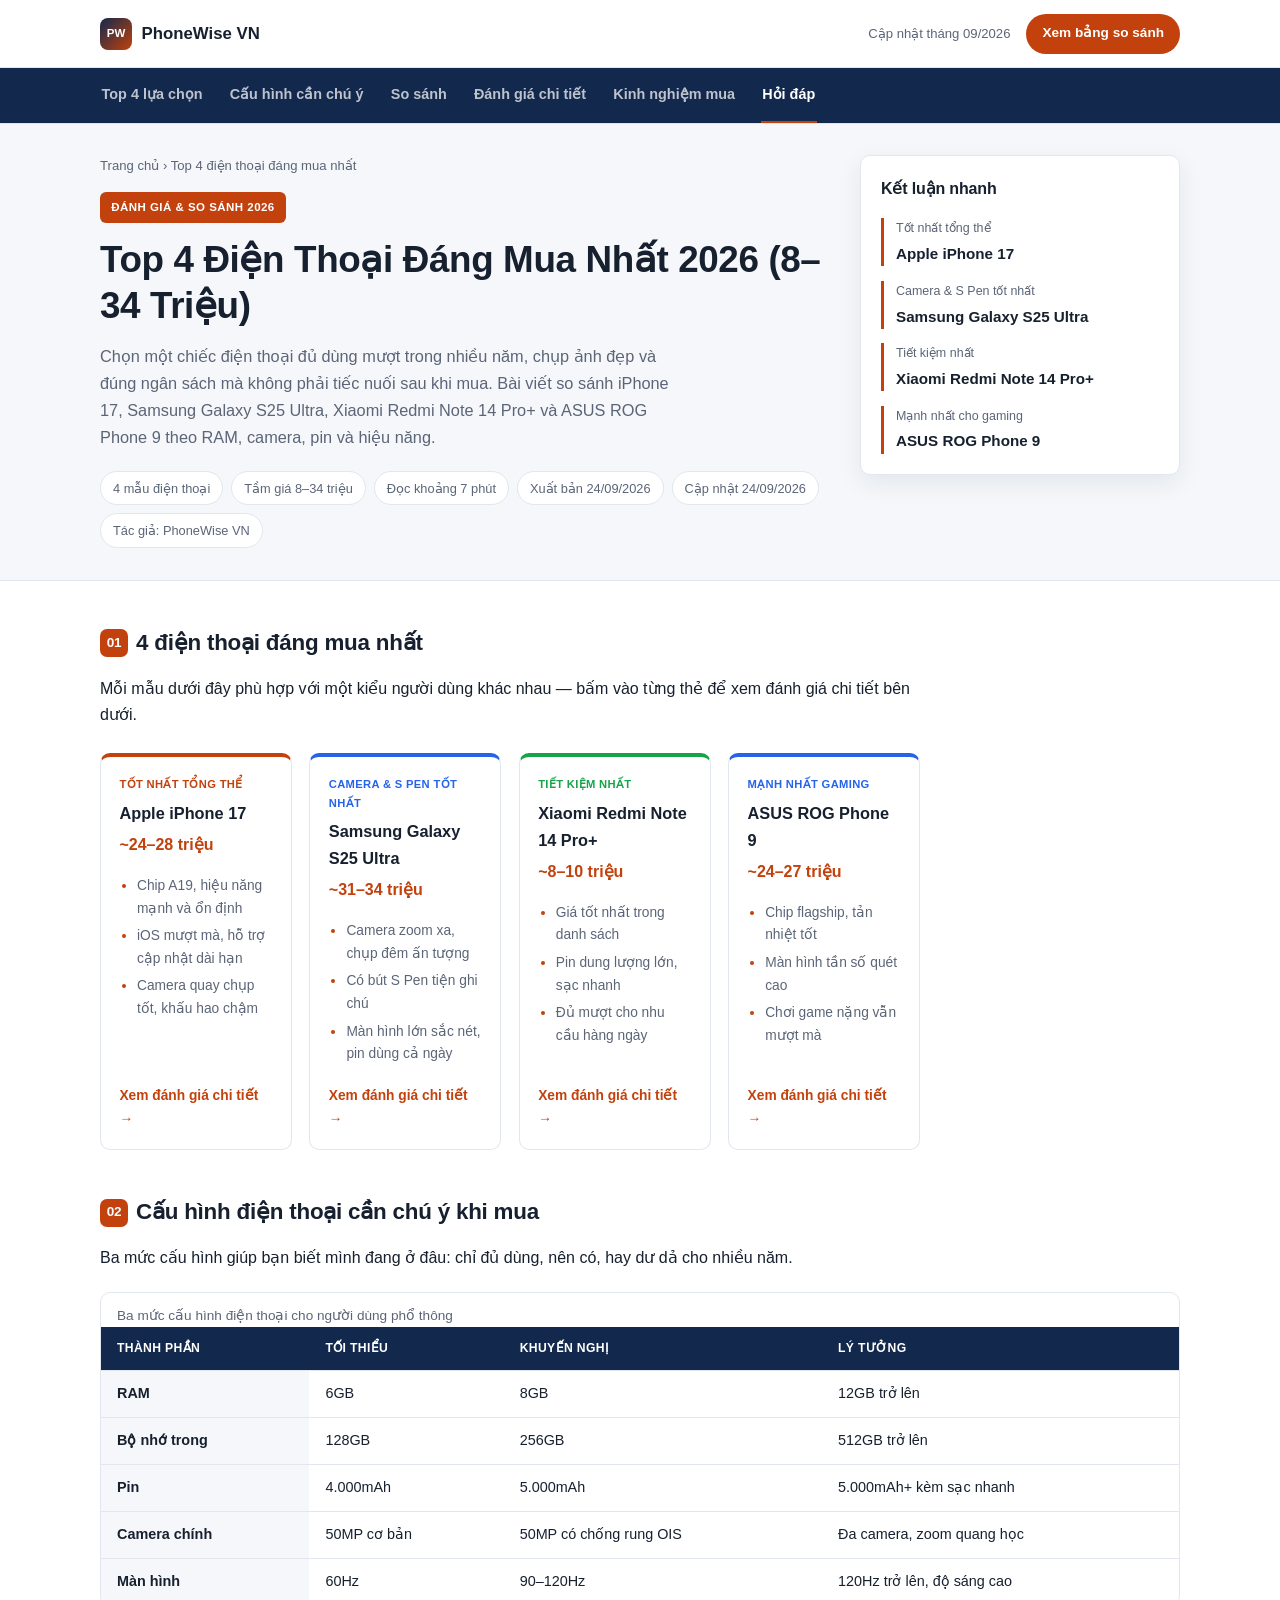
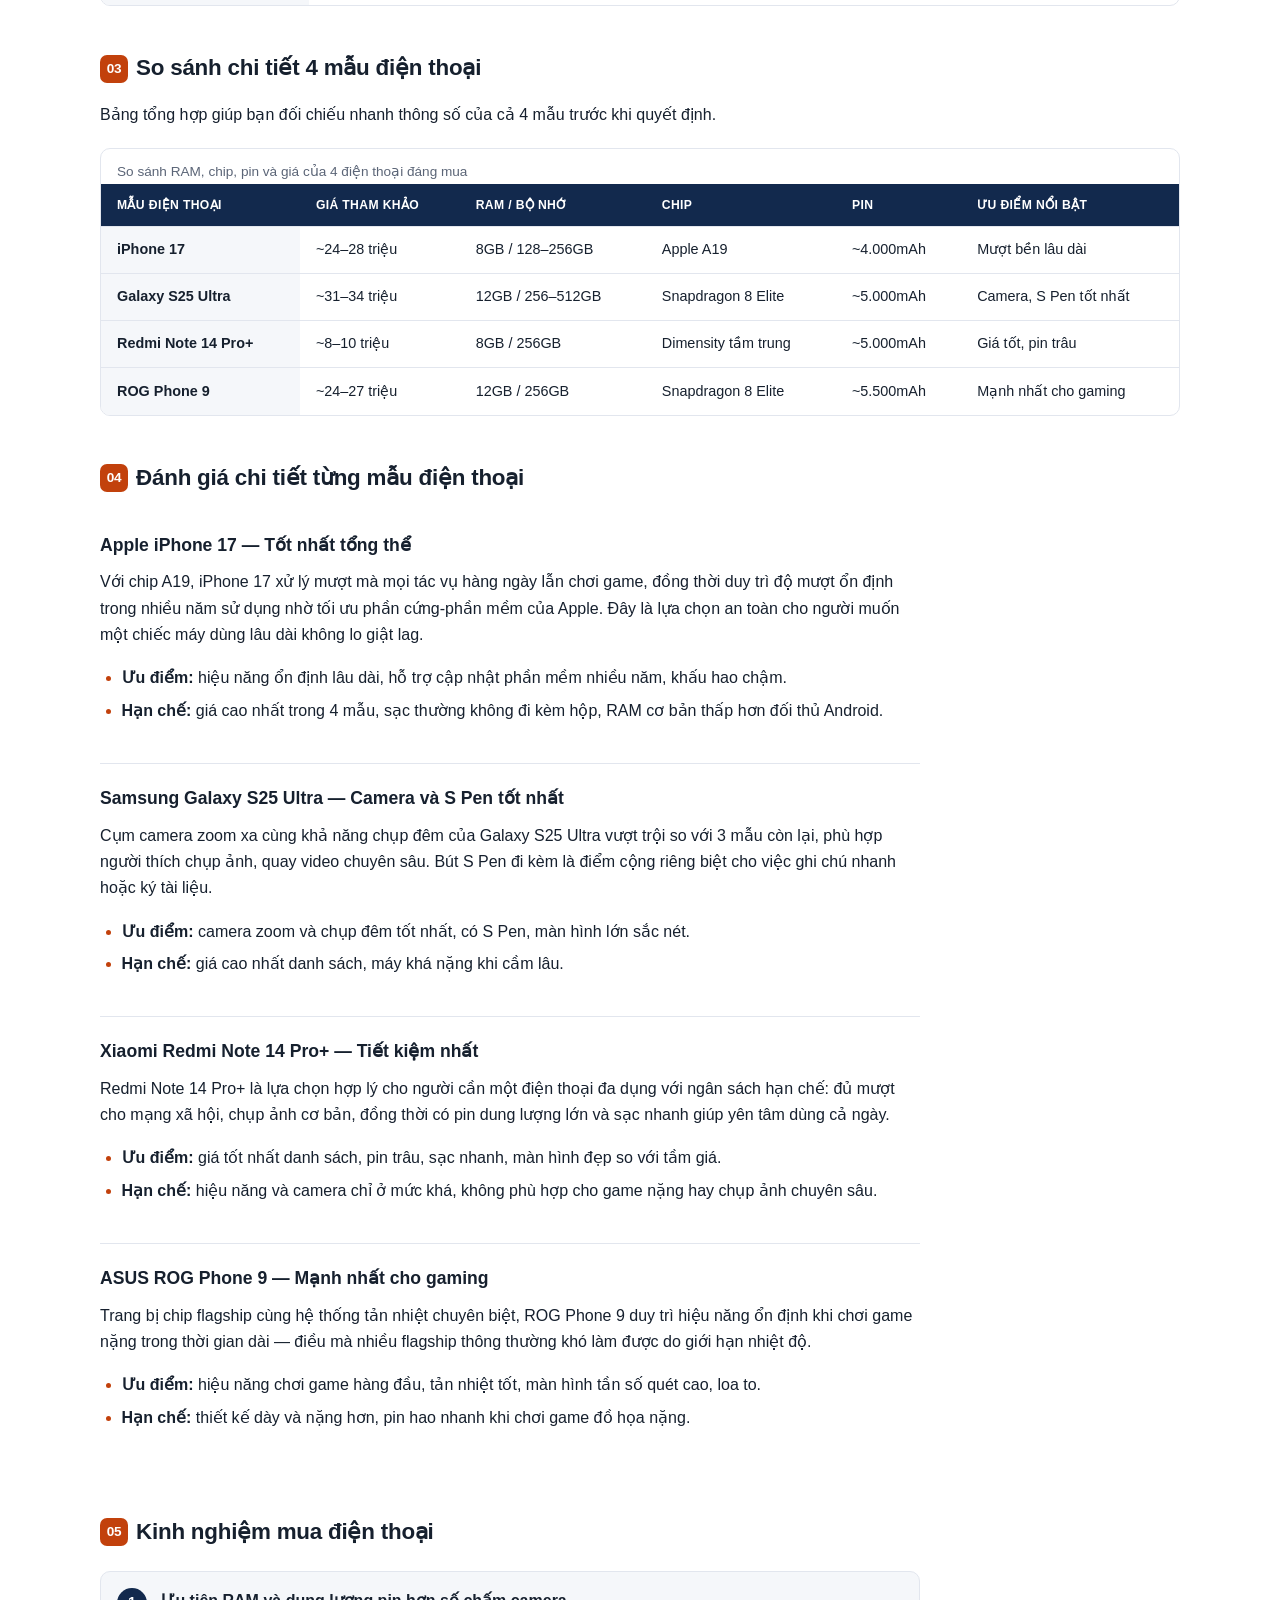
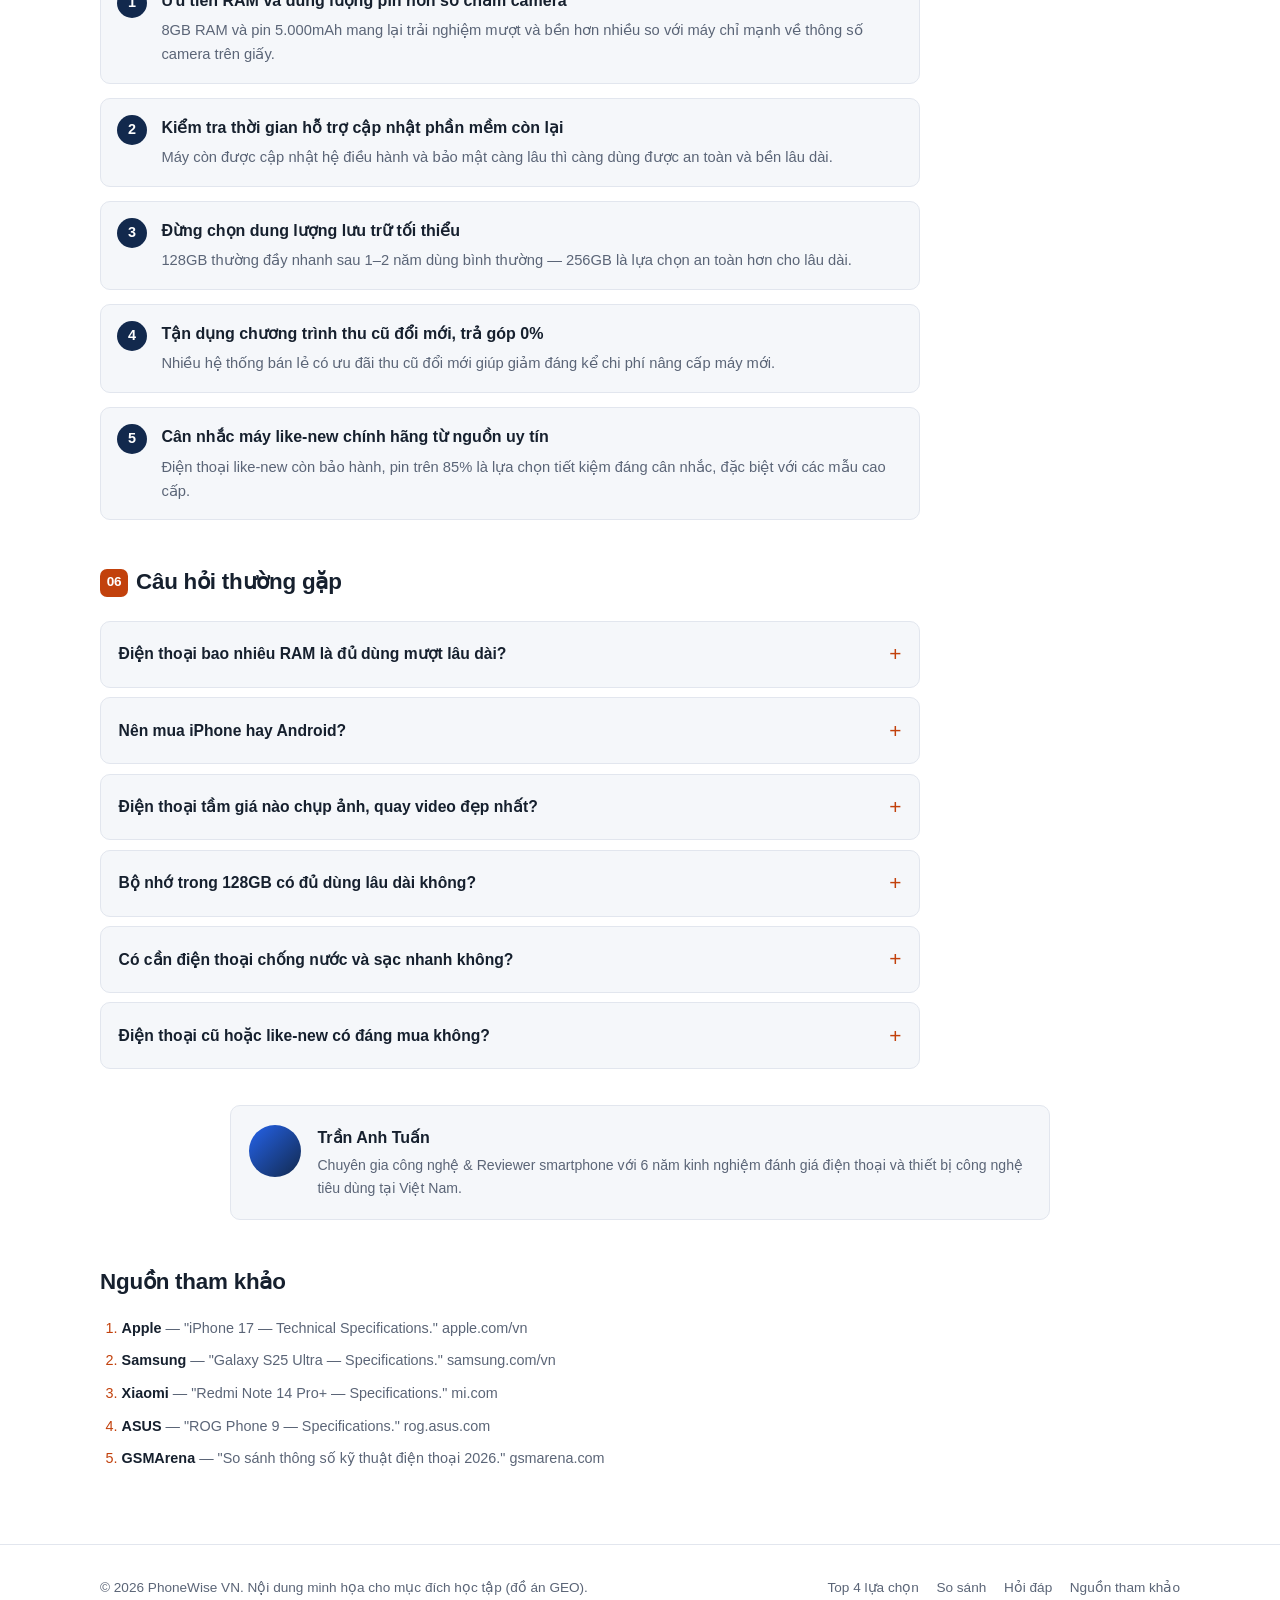
<file: index.html>
<!doctype html>
<html lang="vi">
<head>
<meta charset="UTF-8" />
<meta name="viewport" content="width=device-width, initial-scale=1" />
<title>Top 4 Điện Thoại Đáng Mua Nhất 2026 (8–34 Triệu) | PhoneWise VN</title>
<meta name="description" content="So sánh iPhone 17, Samsung Galaxy S25 Ultra, Xiaomi Redmi Note 14 Pro+ và ASUS ROG Phone 9 theo RAM, camera, pin và hiệu năng — chọn đúng điện thoại phù hợp nhu cầu và ngân sách." />
<link rel="canonical" href="https://tbill111.github.io/Seo_Geo/" />
<meta name="robots" content="index, follow, max-image-preview:large" />
<meta name="author" content="Trần Anh Tuấn" />

<!-- Open Graph / Social -->
<meta property="og:type" content="article" />
<meta property="og:title" content="Top 4 Điện Thoại Đáng Mua Nhất 2026 (8–34 Triệu)" />
<meta property="og:description" content="So sánh iPhone 17, Samsung Galaxy S25 Ultra, Xiaomi Redmi Note 14 Pro+ và ASUS ROG Phone 9 — chọn đúng điện thoại phù hợp nhu cầu và ngân sách." />
<meta property="og:url" content="https://tbill111.github.io/Seo_Geo/" />
<meta property="og:site_name" content="PhoneWise VN" />
<meta property="og:locale" content="vi_VN" />
<meta name="twitter:card" content="summary_large_image" />

<link rel="icon" href="data:image/svg+xml,%3Csvg xmlns='http://www.w3.org/2000/svg' viewBox='0 0 32 32'%3E%3Crect width='32' height='32' rx='8' fill='%23c2410c'/%3E%3Ctext x='16' y='22' font-size='14' font-family='Arial' fill='white' text-anchor='middle'%3EPW%3C/text%3E%3C/svg%3E" />
<link rel="stylesheet" href="styles.css" />

<!-- ============================================================
     JSON-LD Structured Data — WebPage + Article + ItemList(Product) + FAQPage
     Giúp AI Search (Perplexity, Gemini, Bing AI) hiểu rõ thực thể
     (Entity) và mối quan hệ giữa các nội dung trên trang.
     ============================================================ -->
<script type="application/ld+json">
{
  "@context": "https://schema.org",
  "@graph": [
    {
      "@type": "WebSite",
      "@id": "https://tbill111.github.io/Seo_Geo/#website",
      "url": "https://tbill111.github.io/Seo_Geo/",
      "name": "PhoneWise VN",
      "inLanguage": "vi-VN"
    },
    {
      "@type": "Organization",
      "@id": "https://tbill111.github.io/Seo_Geo/#organization",
      "name": "PhoneWise VN",
      "url": "https://tbill111.github.io/Seo_Geo/",
      "logo": {
        "@type": "ImageObject",
        "url": "https://tbill111.github.io/Seo_Geo/favicon.svg"
      }
    },
    {
      "@type": "Person",
      "@id": "https://tbill111.github.io/Seo_Geo/#author-trananhtuan",
      "name": "Trần Anh Tuấn",
      "jobTitle": "Chuyên gia công nghệ & Reviewer smartphone",
      "description": "6 năm kinh nghiệm đánh giá điện thoại và thiết bị công nghệ tiêu dùng tại Việt Nam."
    },
    {
      "@type": "WebPage",
      "@id": "https://tbill111.github.io/Seo_Geo/#webpage",
      "url": "https://tbill111.github.io/Seo_Geo/",
      "name": "Top 4 Điện Thoại Đáng Mua Nhất 2026 (8–34 Triệu)",
      "description": "So sánh iPhone 17, Samsung Galaxy S25 Ultra, Xiaomi Redmi Note 14 Pro+ và ASUS ROG Phone 9 theo RAM, camera, pin và hiệu năng.",
      "isPartOf": { "@id": "https://tbill111.github.io/Seo_Geo/#website" },
      "datePublished": "2026-09-24",
      "dateModified": "2026-09-24",
      "inLanguage": "vi-VN",
      "breadcrumb": { "@id": "https://tbill111.github.io/Seo_Geo/#breadcrumb" }
    },
    {
      "@type": "BreadcrumbList",
      "@id": "https://tbill111.github.io/Seo_Geo/#breadcrumb",
      "itemListElement": [
        {
          "@type": "ListItem",
          "position": 1,
          "name": "Trang chủ",
          "item": "https://tbill111.github.io/Seo_Geo/"
        },
        {
          "@type": "ListItem",
          "position": 2,
          "name": "Top 4 điện thoại đáng mua nhất"
        }
      ]
    },
    {
      "@type": "Article",
      "@id": "https://tbill111.github.io/Seo_Geo/#article",
      "headline": "Top 4 Điện Thoại Đáng Mua Nhất 2026 (8–34 Triệu)",
      "description": "So sánh iPhone 17, Samsung Galaxy S25 Ultra, Xiaomi Redmi Note 14 Pro+ và ASUS ROG Phone 9 theo RAM, camera, pin và hiệu năng.",
      "articleSection": "Đánh giá & So sánh điện thoại",
      "wordCount": 1700,
      "datePublished": "2026-09-24",
      "dateModified": "2026-09-24",
      "inLanguage": "vi-VN",
      "mainEntityOfPage": { "@id": "https://tbill111.github.io/Seo_Geo/#webpage" },
      "author": { "@id": "https://tbill111.github.io/Seo_Geo/#author-trananhtuan" },
      "publisher": { "@id": "https://tbill111.github.io/Seo_Geo/#organization" },
      "keywords": [
        "điện thoại đáng mua 2026",
        "iPhone 17",
        "Samsung Galaxy S25 Ultra",
        "Redmi Note 14 Pro",
        "điện thoại chơi game",
        "điện thoại camera đẹp",
        "điện thoại giá rẻ pin trâu"
      ]
    },
    {
      "@type": "ItemList",
      "@id": "https://tbill111.github.io/Seo_Geo/#top4-list",
      "name": "Top 4 điện thoại đáng mua nhất 2026",
      "itemListOrder": "https://schema.org/ItemListOrderAscending",
      "numberOfItems": 4,
      "itemListElement": [
        {
          "@type": "ListItem",
          "position": 1,
          "item": {
            "@type": "Product",
            "name": "Apple iPhone 17",
            "brand": { "@type": "Brand", "name": "Apple" },
            "category": "Điện thoại",
            "description": "Tốt nhất tổng thể: chip A19 hiệu năng mạnh, iOS mượt mà ổn định lâu dài, camera quay chụp tốt và khấu hao chậm theo thời gian.",
            "url": "https://tbill111.github.io/Seo_Geo/#iphone-17",
            "offers": {
              "@type": "AggregateOffer",
              "priceCurrency": "VND",
              "lowPrice": "24000000",
              "highPrice": "28000000",
              "offerCount": "1",
              "itemCondition": "https://schema.org/NewCondition",
              "priceValidUntil": "2026-12-31"
            },
            "review": {
              "@type": "Review",
              "name": "Đánh giá của PhoneWise VN: Tốt nhất tổng thể",
              "reviewBody": "Hiệu năng mạnh, mượt bền lâu dài, hệ sinh thái Apple đồng bộ tốt, nhưng giá cao nhất danh sách và sạc đi kèm hộp thường không có sẵn.",
              "author": { "@id": "https://tbill111.github.io/Seo_Geo/#author-trananhtuan" },
              "reviewRating": { "@type": "Rating", "ratingValue": "4.7", "bestRating": "5" }
            }
          }
        },
        {
          "@type": "ListItem",
          "position": 2,
          "item": {
            "@type": "Product",
            "name": "Samsung Galaxy S25 Ultra",
            "brand": { "@type": "Brand", "name": "Samsung" },
            "category": "Điện thoại",
            "description": "Camera và bút S Pen tốt nhất: zoom xa sắc nét, chụp đêm ấn tượng, màn hình lớn sắc nét kèm bút cảm ứng tiện ghi chú.",
            "url": "https://tbill111.github.io/Seo_Geo/#galaxy-s25-ultra",
            "offers": {
              "@type": "AggregateOffer",
              "priceCurrency": "VND",
              "lowPrice": "31000000",
              "highPrice": "34000000",
              "offerCount": "1",
              "itemCondition": "https://schema.org/NewCondition",
              "priceValidUntil": "2026-12-31"
            },
            "review": {
              "@type": "Review",
              "name": "Đánh giá của PhoneWise VN: Camera và S Pen tốt nhất",
              "reviewBody": "Cụm camera zoom xa và chụp đêm xuất sắc, có S Pen tiện dụng, nhưng máy khá nặng và giá cao nhất trong 4 mẫu.",
              "author": { "@id": "https://tbill111.github.io/Seo_Geo/#author-trananhtuan" },
              "reviewRating": { "@type": "Rating", "ratingValue": "4.6", "bestRating": "5" }
            }
          }
        },
        {
          "@type": "ListItem",
          "position": 3,
          "item": {
            "@type": "Product",
            "name": "Xiaomi Redmi Note 14 Pro+",
            "brand": { "@type": "Brand", "name": "Xiaomi" },
            "category": "Điện thoại",
            "description": "Tiết kiệm nhất: giá tốt nhất danh sách, pin dung lượng lớn kèm sạc nhanh, đủ dùng mượt cho nhu cầu hàng ngày.",
            "url": "https://tbill111.github.io/Seo_Geo/#redmi-note-14-pro",
            "offers": {
              "@type": "AggregateOffer",
              "priceCurrency": "VND",
              "lowPrice": "8000000",
              "highPrice": "10000000",
              "offerCount": "1",
              "itemCondition": "https://schema.org/NewCondition",
              "priceValidUntil": "2026-12-31"
            },
            "review": {
              "@type": "Review",
              "name": "Đánh giá của PhoneWise VN: Tiết kiệm nhất",
              "reviewBody": "Giá tốt nhất danh sách, pin trâu và sạc nhanh, nhưng hiệu năng và camera chỉ ở mức khá so với các mẫu cao cấp hơn.",
              "author": { "@id": "https://tbill111.github.io/Seo_Geo/#author-trananhtuan" },
              "reviewRating": { "@type": "Rating", "ratingValue": "4.3", "bestRating": "5" }
            }
          }
        },
        {
          "@type": "ListItem",
          "position": 4,
          "item": {
            "@type": "Product",
            "name": "ASUS ROG Phone 9",
            "brand": { "@type": "Brand", "name": "ASUS" },
            "category": "Điện thoại",
            "description": "Mạnh nhất cho gaming: chip flagship hiệu năng cao, tản nhiệt tốt, màn hình tần số quét cao chơi game mượt mà.",
            "url": "https://tbill111.github.io/Seo_Geo/#rog-phone-9",
            "offers": {
              "@type": "AggregateOffer",
              "priceCurrency": "VND",
              "lowPrice": "24000000",
              "highPrice": "27000000",
              "offerCount": "1",
              "itemCondition": "https://schema.org/NewCondition",
              "priceValidUntil": "2026-12-31"
            },
            "review": {
              "@type": "Review",
              "name": "Đánh giá của PhoneWise VN: Mạnh nhất cho gaming",
              "reviewBody": "Hiệu năng chơi game hàng đầu, tản nhiệt tốt, màn hình tần số quét cao, nhưng máy dày hơn và pin hao nhanh khi chơi game nặng.",
              "author": { "@id": "https://tbill111.github.io/Seo_Geo/#author-trananhtuan" },
              "reviewRating": { "@type": "Rating", "ratingValue": "4.4", "bestRating": "5" }
            }
          }
        }
      ]
    },
    {
      "@type": "FAQPage",
      "@id": "https://tbill111.github.io/Seo_Geo/#faq",
      "mainEntity": [
        {
          "@type": "Question",
          "name": "Điện thoại bao nhiêu RAM là đủ dùng mượt lâu dài?",
          "acceptedAnswer": {
            "@type": "Answer",
            "text": "8GB RAM là mức khuyến nghị để máy chạy mượt trong 2–3 năm với các ứng dụng mạng xã hội, chụp ảnh, chơi game nhẹ. Từ 12GB trở lên phù hợp nếu bạn chơi game nặng, quay video 4K hoặc muốn máy bền hơn về lâu dài; 6GB chỉ nên coi là mức tối thiểu chấp nhận được."
          }
        },
        {
          "@type": "Question",
          "name": "Nên mua iPhone hay Android?",
          "acceptedAnswer": {
            "@type": "Answer",
            "text": "iPhone (như iPhone 17) phù hợp nếu bạn ưu tiên độ mượt ổn định lâu dài, thời gian hỗ trợ cập nhật phần mềm dài và hệ sinh thái Apple đồng bộ. Android (như Galaxy S25 Ultra, Redmi Note 14 Pro+) phù hợp hơn nếu bạn cần tùy biến sâu, nhiều lựa chọn tầm giá đa dạng, hoặc tính năng phần cứng đặc biệt như bút S Pen."
          }
        },
        {
          "@type": "Question",
          "name": "Điện thoại tầm giá nào chụp ảnh, quay video đẹp nhất?",
          "acceptedAnswer": {
            "@type": "Answer",
            "text": "Trong tầm giá cao cấp, Samsung Galaxy S25 Ultra có cụm camera zoom xa và chụp đêm tốt nhất trong 4 mẫu. Ở tầm giá phổ thông hơn, Xiaomi Redmi Note 14 Pro+ vẫn chụp ảnh ban ngày ổn dù không mạnh bằng các mẫu cao cấp trong điều kiện thiếu sáng."
          }
        },
        {
          "@type": "Question",
          "name": "Bộ nhớ trong 128GB có đủ dùng lâu dài không?",
          "acceptedAnswer": {
            "@type": "Answer",
            "text": "128GB chỉ nên coi là mức tối thiểu và dễ đầy sau 1–2 năm nếu bạn chụp nhiều ảnh, quay video 4K hoặc cài nhiều ứng dụng, game. 256GB là mức khuyến nghị an toàn cho phần lớn người dùng, còn 512GB trở lên phù hợp nếu bạn quay video thường xuyên hoặc không có thói quen sao lưu lên đám mây."
          }
        },
        {
          "@type": "Question",
          "name": "Có cần điện thoại chống nước và sạc nhanh không?",
          "acceptedAnswer": {
            "@type": "Answer",
            "text": "Chuẩn chống nước IP68 không bắt buộc nhưng là điểm cộng an toàn nếu bạn dùng máy ngoài trời nhiều hoặc hay để gần nước. Sạc nhanh (từ 33W trở lên) giúp tiết kiệm đáng kể thời gian chờ, đặc biệt hữu ích với các máy pin dung lượng lớn như Redmi Note 14 Pro+."
          }
        },
        {
          "@type": "Question",
          "name": "Điện thoại cũ hoặc like-new có đáng mua không?",
          "acceptedAnswer": {
            "@type": "Answer",
            "text": "Điện thoại like-new từ cửa hàng uy tín, còn bảo hành và pin trên 85% là lựa chọn tiết kiệm hợp lý, đặc biệt với các mẫu cao cấp như iPhone hay Galaxy Ultra. Tuy nhiên nên kiểm tra kỹ tình trạng pin, màn hình, camera và tránh mua máy đã hết thời gian hỗ trợ cập nhật phần mềm."
          }
        }
      ]
    }
  ]
}
</script>
</head>
<body>
<a class="skip-link" href="#main-content">Bỏ qua để đến nội dung chính</a>
<div class="progress-bar" aria-hidden="true"></div>

<header class="site-header">
  <div class="wrap header-row">
    <a class="brand" href="#top">
      <span class="brand-mark" aria-hidden="true">PW</span>
      PhoneWise VN
    </a>
    <div class="header-actions">
      <span class="header-updated">Cập nhật tháng 09/2026</span>
      <a class="btn-cta" href="#so-sanh">Xem bảng so sánh</a>
    </div>
  </div>
</header>

<nav class="tab-bar" aria-label="Điều hướng nội dung bài viết">
  <div class="wrap tab-bar-scroll">
    <a href="#top4">Top 4 lựa chọn</a>
    <a href="#cau-hinh">Cấu hình cần chú ý</a>
    <a href="#so-sanh">So sánh</a>
    <a href="#danh-gia-chi-tiet">Đánh giá chi tiết</a>
    <a href="#kinh-nghiem-mua">Kinh nghiệm mua</a>
    <a href="#faq">Hỏi đáp</a>
  </div>
</nav>

<main id="main-content">
  <article id="top">
    <header class="article-hero">
      <div class="wrap hero-grid">
        <div class="hero-main">
          <p class="breadcrumb">
            <a href="#top">Trang chủ</a> <span aria-hidden="true">›</span>
            <span>Top 4 điện thoại đáng mua nhất</span>
          </p>
          <span class="category-badge">ĐÁNH GIÁ &amp; SO SÁNH 2026</span>
          <h1>Top 4 Điện Thoại Đáng Mua Nhất 2026 (8–34 Triệu)</h1>
          <p class="deck">
            Chọn một chiếc điện thoại đủ dùng mượt trong nhiều năm, chụp ảnh đẹp và đúng ngân sách
            mà không phải tiếc nuối sau khi mua. Bài viết so sánh iPhone 17, Samsung Galaxy S25
            Ultra, Xiaomi Redmi Note 14 Pro+ và ASUS ROG Phone 9 theo RAM, camera, pin và hiệu năng.
          </p>
          <ul class="meta-chips" aria-label="Thông tin bài viết">
            <li>4 mẫu điện thoại</li>
            <li>Tầm giá 8–34 triệu</li>
            <li>Đọc khoảng 7 phút</li>
            <li>Xuất bản 24/09/2026</li>
            <li>Cập nhật 24/09/2026</li>
            <li>Tác giả: PhoneWise VN</li>
          </ul>
        </div>

        <aside class="quick-verdict" aria-labelledby="quick-verdict-heading">
          <h2 id="quick-verdict-heading">Kết luận nhanh</h2>
          <dl>
            <div class="quick-verdict-row">
              <dt>Tốt nhất tổng thể</dt>
              <dd><a href="#iphone-17">Apple iPhone 17</a></dd>
            </div>
            <div class="quick-verdict-row">
              <dt>Camera &amp; S Pen tốt nhất</dt>
              <dd><a href="#galaxy-s25-ultra">Samsung Galaxy S25 Ultra</a></dd>
            </div>
            <div class="quick-verdict-row">
              <dt>Tiết kiệm nhất</dt>
              <dd><a href="#redmi-note-14-pro">Xiaomi Redmi Note 14 Pro+</a></dd>
            </div>
            <div class="quick-verdict-row">
              <dt>Mạnh nhất cho gaming</dt>
              <dd><a href="#rog-phone-9">ASUS ROG Phone 9</a></dd>
            </div>
          </dl>
        </aside>
      </div>
    </header>

    <div class="wrap">
      <section id="top4" aria-labelledby="top4-heading">
        <h2 id="top4-heading"><span class="section-num">01</span> 4 điện thoại đáng mua nhất</h2>
        <p>Mỗi mẫu dưới đây phù hợp với một kiểu người dùng khác nhau — bấm vào từng thẻ để xem đánh giá chi tiết bên dưới.</p>

        <div class="product-grid">
          <article class="product-card product-card--orange" id="iphone-17-card">
            <span class="product-badge">Tốt nhất tổng thể</span>
            <h3>Apple iPhone 17</h3>
            <p class="product-price">~24–28 triệu</p>
            <ul>
              <li>Chip A19, hiệu năng mạnh và ổn định</li>
              <li>iOS mượt mà, hỗ trợ cập nhật dài hạn</li>
              <li>Camera quay chụp tốt, khấu hao chậm</li>
            </ul>
            <a class="product-link" href="#iphone-17">Xem đánh giá chi tiết →</a>
          </article>

          <article class="product-card product-card--blue" id="galaxy-s25-ultra-card">
            <span class="product-badge">Camera &amp; S Pen tốt nhất</span>
            <h3>Samsung Galaxy S25 Ultra</h3>
            <p class="product-price">~31–34 triệu</p>
            <ul>
              <li>Camera zoom xa, chụp đêm ấn tượng</li>
              <li>Có bút S Pen tiện ghi chú</li>
              <li>Màn hình lớn sắc nét, pin dùng cả ngày</li>
            </ul>
            <a class="product-link" href="#galaxy-s25-ultra">Xem đánh giá chi tiết →</a>
          </article>

          <article class="product-card product-card--green" id="redmi-note-14-pro-card">
            <span class="product-badge">Tiết kiệm nhất</span>
            <h3>Xiaomi Redmi Note 14 Pro+</h3>
            <p class="product-price">~8–10 triệu</p>
            <ul>
              <li>Giá tốt nhất trong danh sách</li>
              <li>Pin dung lượng lớn, sạc nhanh</li>
              <li>Đủ mượt cho nhu cầu hàng ngày</li>
            </ul>
            <a class="product-link" href="#redmi-note-14-pro">Xem đánh giá chi tiết →</a>
          </article>

          <article class="product-card product-card--blue" id="rog-phone-9-card">
            <span class="product-badge">Mạnh nhất gaming</span>
            <h3>ASUS ROG Phone 9</h3>
            <p class="product-price">~24–27 triệu</p>
            <ul>
              <li>Chip flagship, tản nhiệt tốt</li>
              <li>Màn hình tần số quét cao</li>
              <li>Chơi game nặng vẫn mượt mà</li>
            </ul>
            <a class="product-link" href="#rog-phone-9">Xem đánh giá chi tiết →</a>
          </article>
        </div>
      </section>

      <section id="cau-hinh" aria-labelledby="cau-hinh-heading">
        <h2 id="cau-hinh-heading"><span class="section-num">02</span> Cấu hình điện thoại cần chú ý khi mua</h2>
        <p>Ba mức cấu hình giúp bạn biết mình đang ở đâu: chỉ đủ dùng, nên có, hay dư dả cho nhiều năm.</p>
        <div class="table-wrap">
          <table>
            <caption>Ba mức cấu hình điện thoại cho người dùng phổ thông</caption>
            <thead>
              <tr>
                <th scope="col">Thành phần</th>
                <th scope="col">Tối thiểu</th>
                <th scope="col">Khuyến nghị</th>
                <th scope="col">Lý tưởng</th>
              </tr>
            </thead>
            <tbody>
              <tr>
                <th scope="row">RAM</th>
                <td>6GB</td>
                <td>8GB</td>
                <td>12GB trở lên</td>
              </tr>
              <tr>
                <th scope="row">Bộ nhớ trong</th>
                <td>128GB</td>
                <td>256GB</td>
                <td>512GB trở lên</td>
              </tr>
              <tr>
                <th scope="row">Pin</th>
                <td>4.000mAh</td>
                <td>5.000mAh</td>
                <td>5.000mAh+ kèm sạc nhanh</td>
              </tr>
              <tr>
                <th scope="row">Camera chính</th>
                <td>50MP cơ bản</td>
                <td>50MP có chống rung OIS</td>
                <td>Đa camera, zoom quang học</td>
              </tr>
              <tr>
                <th scope="row">Màn hình</th>
                <td>60Hz</td>
                <td>90–120Hz</td>
                <td>120Hz trở lên, độ sáng cao</td>
              </tr>
            </tbody>
          </table>
        </div>
      </section>

      <section id="so-sanh" aria-labelledby="so-sanh-heading">
        <h2 id="so-sanh-heading"><span class="section-num">03</span> So sánh chi tiết 4 mẫu điện thoại</h2>
        <p>Bảng tổng hợp giúp bạn đối chiếu nhanh thông số của cả 4 mẫu trước khi quyết định.</p>
        <div class="table-wrap">
          <table>
            <caption>So sánh RAM, chip, pin và giá của 4 điện thoại đáng mua</caption>
            <thead>
              <tr>
                <th scope="col">Mẫu điện thoại</th>
                <th scope="col">Giá tham khảo</th>
                <th scope="col">RAM / Bộ nhớ</th>
                <th scope="col">Chip</th>
                <th scope="col">Pin</th>
                <th scope="col">Ưu điểm nổi bật</th>
              </tr>
            </thead>
            <tbody>
              <tr>
                <th scope="row">iPhone 17</th>
                <td>~24–28 triệu</td>
                <td>8GB / 128–256GB</td>
                <td>Apple A19</td>
                <td>~4.000mAh</td>
                <td>Mượt bền lâu dài</td>
              </tr>
              <tr>
                <th scope="row">Galaxy S25 Ultra</th>
                <td>~31–34 triệu</td>
                <td>12GB / 256–512GB</td>
                <td>Snapdragon 8 Elite</td>
                <td>~5.000mAh</td>
                <td>Camera, S Pen tốt nhất</td>
              </tr>
              <tr>
                <th scope="row">Redmi Note 14 Pro+</th>
                <td>~8–10 triệu</td>
                <td>8GB / 256GB</td>
                <td>Dimensity tầm trung</td>
                <td>~5.000mAh</td>
                <td>Giá tốt, pin trâu</td>
              </tr>
              <tr>
                <th scope="row">ROG Phone 9</th>
                <td>~24–27 triệu</td>
                <td>12GB / 256GB</td>
                <td>Snapdragon 8 Elite</td>
                <td>~5.500mAh</td>
                <td>Mạnh nhất cho gaming</td>
              </tr>
            </tbody>
          </table>
        </div>
      </section>

      <section id="danh-gia-chi-tiet" aria-labelledby="danh-gia-chi-tiet-heading">
        <h2 id="danh-gia-chi-tiet-heading"><span class="section-num">04</span> Đánh giá chi tiết từng mẫu điện thoại</h2>

        <div class="detail-review" id="iphone-17">
          <h3>Apple iPhone 17 — Tốt nhất tổng thể</h3>
          <p>
            Với chip A19, iPhone 17 xử lý mượt mà mọi tác vụ hàng ngày lẫn chơi game, đồng thời
            duy trì độ mượt ổn định trong nhiều năm sử dụng nhờ tối ưu phần cứng-phần mềm của
            Apple. Đây là lựa chọn an toàn cho người muốn một chiếc máy dùng lâu dài không lo giật lag.
          </p>
          <ul>
            <li><strong>Ưu điểm:</strong> hiệu năng ổn định lâu dài, hỗ trợ cập nhật phần mềm nhiều năm, khấu hao chậm.</li>
            <li><strong>Hạn chế:</strong> giá cao nhất trong 4 mẫu, sạc thường không đi kèm hộp, RAM cơ bản thấp hơn đối thủ Android.</li>
          </ul>
        </div>

        <div class="detail-review" id="galaxy-s25-ultra">
          <h3>Samsung Galaxy S25 Ultra — Camera và S Pen tốt nhất</h3>
          <p>
            Cụm camera zoom xa cùng khả năng chụp đêm của Galaxy S25 Ultra vượt trội so với 3 mẫu
            còn lại, phù hợp người thích chụp ảnh, quay video chuyên sâu. Bút S Pen đi kèm là điểm
            cộng riêng biệt cho việc ghi chú nhanh hoặc ký tài liệu.
          </p>
          <ul>
            <li><strong>Ưu điểm:</strong> camera zoom và chụp đêm tốt nhất, có S Pen, màn hình lớn sắc nét.</li>
            <li><strong>Hạn chế:</strong> giá cao nhất danh sách, máy khá nặng khi cầm lâu.</li>
          </ul>
        </div>

        <div class="detail-review" id="redmi-note-14-pro">
          <h3>Xiaomi Redmi Note 14 Pro+ — Tiết kiệm nhất</h3>
          <p>
            Redmi Note 14 Pro+ là lựa chọn hợp lý cho người cần một điện thoại đa dụng với ngân
            sách hạn chế: đủ mượt cho mạng xã hội, chụp ảnh cơ bản, đồng thời có pin dung lượng lớn
            và sạc nhanh giúp yên tâm dùng cả ngày.
          </p>
          <ul>
            <li><strong>Ưu điểm:</strong> giá tốt nhất danh sách, pin trâu, sạc nhanh, màn hình đẹp so với tầm giá.</li>
            <li><strong>Hạn chế:</strong> hiệu năng và camera chỉ ở mức khá, không phù hợp cho game nặng hay chụp ảnh chuyên sâu.</li>
          </ul>
        </div>

        <div class="detail-review" id="rog-phone-9">
          <h3>ASUS ROG Phone 9 — Mạnh nhất cho gaming</h3>
          <p>
            Trang bị chip flagship cùng hệ thống tản nhiệt chuyên biệt, ROG Phone 9 duy trì hiệu
            năng ổn định khi chơi game nặng trong thời gian dài — điều mà nhiều flagship thông
            thường khó làm được do giới hạn nhiệt độ.
          </p>
          <ul>
            <li><strong>Ưu điểm:</strong> hiệu năng chơi game hàng đầu, tản nhiệt tốt, màn hình tần số quét cao, loa to.</li>
            <li><strong>Hạn chế:</strong> thiết kế dày và nặng hơn, pin hao nhanh khi chơi game đồ họa nặng.</li>
          </ul>
        </div>
      </section>

      <section id="kinh-nghiem-mua" aria-labelledby="kinh-nghiem-mua-heading">
        <h2 id="kinh-nghiem-mua-heading"><span class="section-num">05</span> Kinh nghiệm mua điện thoại</h2>
        <ol class="strategy-list">
          <li>
            <span class="strategy-num" aria-hidden="true">1</span>
            <div>
              <h3>Ưu tiên RAM và dung lượng pin hơn số chấm camera</h3>
              <p>8GB RAM và pin 5.000mAh mang lại trải nghiệm mượt và bền hơn nhiều so với máy chỉ mạnh về thông số camera trên giấy.</p>
            </div>
          </li>
          <li>
            <span class="strategy-num" aria-hidden="true">2</span>
            <div>
              <h3>Kiểm tra thời gian hỗ trợ cập nhật phần mềm còn lại</h3>
              <p>Máy còn được cập nhật hệ điều hành và bảo mật càng lâu thì càng dùng được an toàn và bền lâu dài.</p>
            </div>
          </li>
          <li>
            <span class="strategy-num" aria-hidden="true">3</span>
            <div>
              <h3>Đừng chọn dung lượng lưu trữ tối thiểu</h3>
              <p>128GB thường đầy nhanh sau 1–2 năm dùng bình thường — 256GB là lựa chọn an toàn hơn cho lâu dài.</p>
            </div>
          </li>
          <li>
            <span class="strategy-num" aria-hidden="true">4</span>
            <div>
              <h3>Tận dụng chương trình thu cũ đổi mới, trả góp 0%</h3>
              <p>Nhiều hệ thống bán lẻ có ưu đãi thu cũ đổi mới giúp giảm đáng kể chi phí nâng cấp máy mới.</p>
            </div>
          </li>
          <li>
            <span class="strategy-num" aria-hidden="true">5</span>
            <div>
              <h3>Cân nhắc máy like-new chính hãng từ nguồn uy tín</h3>
              <p>Điện thoại like-new còn bảo hành, pin trên 85% là lựa chọn tiết kiệm đáng cân nhắc, đặc biệt với các mẫu cao cấp.</p>
            </div>
          </li>
        </ol>
      </section>

      <section id="faq" aria-labelledby="faq-heading">
        <h2 id="faq-heading"><span class="section-num">06</span> Câu hỏi thường gặp</h2>
        <div class="faq-list">
          <details class="faq-item">
            <summary>Điện thoại bao nhiêu RAM là đủ dùng mượt lâu dài?</summary>
            <div class="faq-answer">
              <p>8GB RAM là mức khuyến nghị để máy chạy mượt trong 2–3 năm với các ứng dụng mạng xã hội, chụp ảnh, chơi game nhẹ. Từ 12GB trở lên phù hợp nếu bạn chơi game nặng, quay video 4K hoặc muốn máy bền hơn về lâu dài; 6GB chỉ nên coi là mức tối thiểu chấp nhận được.</p>
            </div>
          </details>
          <details class="faq-item">
            <summary>Nên mua iPhone hay Android?</summary>
            <div class="faq-answer">
              <p>iPhone (như iPhone 17) phù hợp nếu bạn ưu tiên độ mượt ổn định lâu dài, thời gian hỗ trợ cập nhật phần mềm dài và hệ sinh thái Apple đồng bộ. Android (như Galaxy S25 Ultra, Redmi Note 14 Pro+) phù hợp hơn nếu bạn cần tùy biến sâu, nhiều lựa chọn tầm giá đa dạng, hoặc tính năng phần cứng đặc biệt như bút S Pen.</p>
            </div>
          </details>
          <details class="faq-item">
            <summary>Điện thoại tầm giá nào chụp ảnh, quay video đẹp nhất?</summary>
            <div class="faq-answer">
              <p>Trong tầm giá cao cấp, Samsung Galaxy S25 Ultra có cụm camera zoom xa và chụp đêm tốt nhất trong 4 mẫu. Ở tầm giá phổ thông hơn, Xiaomi Redmi Note 14 Pro+ vẫn chụp ảnh ban ngày ổn dù không mạnh bằng các mẫu cao cấp trong điều kiện thiếu sáng.</p>
            </div>
          </details>
          <details class="faq-item">
            <summary>Bộ nhớ trong 128GB có đủ dùng lâu dài không?</summary>
            <div class="faq-answer">
              <p>128GB chỉ nên coi là mức tối thiểu và dễ đầy sau 1–2 năm nếu bạn chụp nhiều ảnh, quay video 4K hoặc cài nhiều ứng dụng, game. 256GB là mức khuyến nghị an toàn cho phần lớn người dùng, còn 512GB trở lên phù hợp nếu bạn quay video thường xuyên hoặc không có thói quen sao lưu lên đám mây.</p>
            </div>
          </details>
          <details class="faq-item">
            <summary>Có cần điện thoại chống nước và sạc nhanh không?</summary>
            <div class="faq-answer">
              <p>Chuẩn chống nước IP68 không bắt buộc nhưng là điểm cộng an toàn nếu bạn dùng máy ngoài trời nhiều hoặc hay để gần nước. Sạc nhanh (từ 33W trở lên) giúp tiết kiệm đáng kể thời gian chờ, đặc biệt hữu ích với các máy pin dung lượng lớn như Redmi Note 14 Pro+.</p>
            </div>
          </details>
          <details class="faq-item">
            <summary>Điện thoại cũ hoặc like-new có đáng mua không?</summary>
            <div class="faq-answer">
              <p>Điện thoại like-new từ cửa hàng uy tín, còn bảo hành và pin trên 85% là lựa chọn tiết kiệm hợp lý, đặc biệt với các mẫu cao cấp như iPhone hay Galaxy Ultra. Tuy nhiên nên kiểm tra kỹ tình trạng pin, màn hình, camera và tránh mua máy đã hết thời gian hỗ trợ cập nhật phần mềm.</p>
            </div>
          </details>
        </div>
      </section>

      <div class="author-box">
        <span class="avatar" aria-hidden="true"></span>
        <div>
          <h3>Trần Anh Tuấn</h3>
          <p>Chuyên gia công nghệ &amp; Reviewer smartphone với 6 năm kinh nghiệm đánh giá điện thoại và thiết bị công nghệ tiêu dùng tại Việt Nam.</p>
        </div>
      </div>

      <section id="nguon-tham-khao" aria-labelledby="nguon-heading">
        <h2 id="nguon-heading">Nguồn tham khảo</h2>
        <ol class="references">
          <li><cite>Apple</cite> — "iPhone 17 — Technical Specifications." apple.com/vn</li>
          <li><cite>Samsung</cite> — "Galaxy S25 Ultra — Specifications." samsung.com/vn</li>
          <li><cite>Xiaomi</cite> — "Redmi Note 14 Pro+ — Specifications." mi.com</li>
          <li><cite>ASUS</cite> — "ROG Phone 9 — Specifications." rog.asus.com</li>
          <li><cite>GSMArena</cite> — "So sánh thông số kỹ thuật điện thoại 2026." gsmarena.com</li>
        </ol>
      </section>
    </div>
  </article>
</main>

<footer class="site-footer">
  <div class="wrap">
    <span>© 2026 PhoneWise VN. Nội dung minh họa cho mục đích học tập (đồ án GEO).</span>
    <nav aria-label="Điều hướng chân trang">
      <a href="#top4">Top 4 lựa chọn</a>
      <a href="#so-sanh">So sánh</a>
      <a href="#faq">Hỏi đáp</a>
      <a href="#nguon-tham-khao">Nguồn tham khảo</a>
    </nav>
  </div>
</footer>

<button class="back-to-top" type="button" aria-label="Lên đầu trang">↑</button>

<script src="script.js" defer></script>
</body>
</html>
</file>
<file: styles.css>
/* =========================================================
   PhoneWise VN — GEO-optimized product-comparison stylesheet
   Mobile-first, dependency-free, semantic-first CSS.
   ========================================================= */

:root {
  --color-bg: #ffffff;
  --color-bg-alt: #f5f7fa;
  --color-text: #16202e;
  --color-text-muted: #5b6577;
  --color-border: #e2e6ee;
  --color-navy: #12294d;
  --color-navy-dark: #0b1c38;
  --color-primary: #c2410c;
  --color-primary-dark: #9a3412;
  --color-accent-blue: #2563eb;
  --color-accent-green: #16a34a;
  --color-code-bg: #f1f0fb;
  --radius: 10px;
  --max-width: 1120px;
  --max-width-narrow: 820px;
  --font-sans: -apple-system, "Segoe UI", Roboto, "Helvetica Neue", Arial,
    "Noto Sans", sans-serif;
}

@media (prefers-color-scheme: dark) {
  :root {
    --color-bg: #10141c;
    --color-bg-alt: #171c27;
    --color-text: #e9edf3;
    --color-text-muted: #a2aabb;
    --color-border: #2a3140;
    --color-navy: #16305c;
    --color-navy-dark: #0b1c38;
    --color-primary: #fb923c;
    --color-primary-dark: #fdba74;
    --color-accent-blue: #60a5fa;
    --color-accent-green: #4ade80;
    --color-code-bg: #1c2230;
  }
}

* {
  box-sizing: border-box;
}

html {
  scroll-behavior: smooth;
}

body {
  margin: 0;
  font-family: var(--font-sans);
  background: var(--color-bg);
  color: var(--color-text);
  line-height: 1.65;
  -webkit-font-smoothing: antialiased;
}

img,
svg {
  max-width: 100%;
  display: block;
}

a {
  color: var(--color-primary);
  text-decoration-thickness: 1.5px;
}

a:hover {
  color: var(--color-primary-dark);
}

.skip-link {
  position: absolute;
  left: -999px;
  top: 0;
  background: var(--color-primary);
  color: #fff;
  padding: 0.6rem 1rem;
  z-index: 100;
  border-radius: 0 0 var(--radius) 0;
}

.skip-link:focus {
  left: 0;
}

/* ---------- Layout helpers ---------- */
.wrap {
  max-width: var(--max-width);
  margin: 0 auto;
  padding: 0 1.25rem;
}

/* ---------- Header ---------- */
.site-header {
  border-bottom: 1px solid var(--color-border);
  background: var(--color-bg);
}

.header-row {
  display: flex;
  align-items: center;
  justify-content: space-between;
  padding-top: 0.85rem;
  padding-bottom: 0.85rem;
  gap: 1rem;
  flex-wrap: wrap;
}

.brand {
  display: flex;
  align-items: center;
  gap: 0.6rem;
  font-weight: 800;
  font-size: 1.05rem;
  color: var(--color-text);
  text-decoration: none;
}

.brand-mark {
  width: 32px;
  height: 32px;
  border-radius: 8px;
  background: linear-gradient(135deg, var(--color-navy), var(--color-primary));
  color: #fff;
  flex-shrink: 0;
  display: flex;
  align-items: center;
  justify-content: center;
  font-size: 0.72rem;
  font-weight: 800;
}

.header-actions {
  display: flex;
  align-items: center;
  gap: 1rem;
  flex-wrap: wrap;
}

.header-updated {
  font-size: 0.82rem;
  color: var(--color-text-muted);
}

.btn-cta {
  display: inline-block;
  background: var(--color-primary);
  color: #fff;
  font-weight: 700;
  font-size: 0.85rem;
  padding: 0.55rem 1rem;
  border-radius: 999px;
  text-decoration: none;
  white-space: nowrap;
}

.btn-cta:hover {
  background: var(--color-primary-dark);
  color: #fff;
}

/* ---------- Sticky tab bar ---------- */
.tab-bar {
  position: sticky;
  top: 0;
  z-index: 50;
  background: var(--color-navy);
  box-shadow: 0 1px 0 rgba(0, 0, 0, 0.08);
}

.tab-bar-scroll {
  display: flex;
  gap: 1.5rem;
  overflow-x: auto;
  scrollbar-width: none;
  -webkit-overflow-scrolling: touch;
}

.tab-bar-scroll::-webkit-scrollbar {
  display: none;
}

.tab-bar a {
  flex-shrink: 0;
  display: inline-block;
  padding: 0.9rem 0.1rem;
  color: rgba(255, 255, 255, 0.72);
  text-decoration: none;
  font-size: 0.9rem;
  font-weight: 600;
  border-bottom: 2px solid transparent;
  white-space: nowrap;
}

.tab-bar a:hover {
  color: #fff;
}

.tab-bar a.active,
.tab-bar a:focus-visible {
  color: #fff;
  border-bottom-color: var(--color-primary);
}

/* ---------- Article hero ---------- */
.article-hero {
  padding: 2rem 0;
  background: var(--color-bg-alt);
  border-bottom: 1px solid var(--color-border);
}

.hero-grid {
  display: grid;
  gap: 1.75rem;
}

@media (min-width: 900px) {
  .hero-grid {
    grid-template-columns: minmax(0, 1fr) 320px;
    align-items: start;
  }
}

.breadcrumb {
  font-size: 0.82rem;
  color: var(--color-text-muted);
  margin: 0 0 1rem;
}

.breadcrumb a {
  color: var(--color-text-muted);
  text-decoration: none;
}

.breadcrumb a:hover {
  color: var(--color-primary);
}

.category-badge {
  display: inline-block;
  background: var(--color-primary);
  color: #fff;
  font-weight: 800;
  font-size: 0.72rem;
  letter-spacing: 0.04em;
  text-transform: uppercase;
  padding: 0.35rem 0.7rem;
  border-radius: 6px;
  margin-bottom: 0.9rem;
}

h1 {
  font-size: 1.75rem;
  line-height: 1.25;
  margin: 0 0 0.9rem;
  letter-spacing: -0.01em;
}

@media (min-width: 640px) {
  h1 {
    font-size: 2.3rem;
  }
}

.deck {
  font-size: 1.02rem;
  color: var(--color-text-muted);
  margin: 0 0 1.25rem;
  max-width: 65ch;
}

.meta-chips {
  list-style: none;
  display: flex;
  flex-wrap: wrap;
  gap: 0.5rem;
  padding: 0;
  margin: 0;
}

.meta-chips li {
  margin: 0;
  background: var(--color-bg);
  border: 1px solid var(--color-border);
  border-radius: 999px;
  padding: 0.35rem 0.75rem;
  font-size: 0.8rem;
  color: var(--color-text-muted);
}

/* ---------- Quick verdict sidebar ---------- */
.quick-verdict {
  background: var(--color-bg);
  border: 1px solid var(--color-border);
  border-radius: var(--radius);
  padding: 1.25rem;
  box-shadow: 0 8px 24px rgba(18, 41, 77, 0.08);
}

.quick-verdict h2 {
  margin: 0 0 1rem;
  font-size: 1rem;
}

.quick-verdict dl {
  margin: 0;
  display: grid;
  gap: 0.9rem;
}

.quick-verdict-row {
  border-left: 3px solid var(--color-primary);
  padding-left: 0.75rem;
}

.quick-verdict-row dt {
  font-size: 0.78rem;
  color: var(--color-text-muted);
  margin-bottom: 0.15rem;
}

.quick-verdict-row dd {
  margin: 0;
  font-weight: 700;
  font-size: 0.95rem;
}

.quick-verdict-row dd a {
  color: var(--color-text);
  text-decoration: none;
}

.quick-verdict-row dd a:hover {
  color: var(--color-primary);
}

/* ---------- Article body ---------- */
main .wrap > section,
main .wrap > .author-box {
  max-width: var(--max-width-narrow);
}

#top5,
#so-sanh,
#cau-hinh {
  max-width: none;
}

article {
  padding-bottom: 2rem;
}

.section-num {
  display: inline-flex;
  align-items: center;
  justify-content: center;
  width: 28px;
  height: 28px;
  border-radius: 7px;
  background: var(--color-primary);
  color: #fff;
  font-size: 0.85rem;
  font-weight: 800;
  margin-right: 0.5rem;
  vertical-align: middle;
}

h2 {
  font-size: 1.4rem;
  margin: 2.75rem 0 0.9rem;
  letter-spacing: -0.01em;
  scroll-margin-top: 4.5rem;
  display: flex;
  align-items: center;
}

h3 {
  font-size: 1.1rem;
  margin: 1.75rem 0 0.6rem;
  scroll-margin-top: 4.5rem;
}

p {
  margin: 0 0 1.05rem;
}

ul,
ol {
  padding-left: 1.35rem;
  margin: 0 0 1.15rem;
}

li {
  margin: 0.4rem 0;
}

li::marker {
  color: var(--color-primary);
}

strong {
  color: var(--color-text);
}

code {
  background: var(--color-code-bg);
  padding: 0.15rem 0.4rem;
  border-radius: 5px;
  font-size: 0.9em;
}

/* ---------- Product grid (Top 5) ---------- */
.product-grid {
  display: grid;
  gap: 1.1rem;
  grid-template-columns: 1fr;
  margin: 1.5rem 0;
}

@media (min-width: 640px) {
  .product-grid {
    grid-template-columns: repeat(2, 1fr);
  }
}

@media (min-width: 1020px) {
  .product-grid {
    grid-template-columns: repeat(4, 1fr);
  }
}

.product-card {
  background: var(--color-bg);
  border: 1px solid var(--color-border);
  border-top: 4px solid var(--color-accent-blue);
  border-radius: var(--radius);
  padding: 1.15rem;
  display: flex;
  flex-direction: column;
}

.product-card--blue {
  border-top-color: var(--color-accent-blue);
}

.product-card--green {
  border-top-color: var(--color-accent-green);
}

.product-card--orange {
  border-top-color: var(--color-primary);
}

.product-card--blue .product-badge {
  color: var(--color-accent-blue);
}

.product-card--green .product-badge {
  color: var(--color-accent-green);
}

.product-card--orange .product-badge {
  color: var(--color-primary);
}

.product-badge {
  font-size: 0.7rem;
  font-weight: 800;
  text-transform: uppercase;
  letter-spacing: 0.03em;
  margin-bottom: 0.4rem;
}

.product-card h3 {
  margin: 0 0 0.3rem;
  font-size: 1.02rem;
}

.product-price {
  font-weight: 800;
  color: var(--color-primary);
  margin: 0 0 0.75rem;
  font-size: 1rem;
}

.product-card ul {
  margin: 0 0 0.9rem;
  padding-left: 1.1rem;
  font-size: 0.86rem;
  color: var(--color-text-muted);
  flex-grow: 1;
}

.product-card li {
  margin: 0.3rem 0;
}

.product-link {
  font-size: 0.86rem;
  font-weight: 700;
  text-decoration: none;
}

/* ---------- Comparison table ---------- */
.table-wrap {
  overflow-x: auto;
  margin: 1.25rem 0 1.75rem;
  border: 1px solid var(--color-border);
  border-radius: var(--radius);
  -webkit-overflow-scrolling: touch;
}

table {
  border-collapse: collapse;
  width: 100%;
  min-width: 560px;
  font-size: 0.9rem;
}

caption {
  text-align: left;
  font-size: 0.85rem;
  color: var(--color-text-muted);
  padding: 0.75rem 1rem 0;
  caption-side: top;
}

th,
td {
  padding: 0.7rem 1rem;
  text-align: left;
  border-bottom: 1px solid var(--color-border);
  vertical-align: top;
}

thead th {
  background: var(--color-navy);
  color: #fff;
  font-size: 0.76rem;
  text-transform: uppercase;
  letter-spacing: 0.03em;
}

tbody th[scope="row"] {
  font-weight: 700;
  background: var(--color-bg-alt);
}

tbody tr:last-child td,
tbody tr:last-child th {
  border-bottom: none;
}

tbody tr:hover td {
  background: var(--color-bg-alt);
}

/* ---------- Detail reviews ---------- */
.detail-review {
  padding: 1.25rem 0;
  border-bottom: 1px solid var(--color-border);
}

.detail-review:last-child {
  border-bottom: none;
}

.detail-review h3 {
  margin-top: 0;
}

/* ---------- Strategy list / numbered cards ---------- */
.strategy-list {
  list-style: none;
  padding: 0;
  margin: 1.25rem 0;
  display: grid;
  gap: 0.9rem;
}

.strategy-list li {
  margin: 0;
  display: flex;
  gap: 0.9rem;
  padding: 1rem;
  background: var(--color-bg-alt);
  border: 1px solid var(--color-border);
  border-radius: var(--radius);
}

.strategy-num {
  flex-shrink: 0;
  width: 30px;
  height: 30px;
  border-radius: 50%;
  background: var(--color-navy);
  color: #fff;
  display: flex;
  align-items: center;
  justify-content: center;
  font-weight: 700;
  font-size: 0.9rem;
}

.strategy-list h3 {
  margin: 0 0 0.25rem;
  font-size: 1rem;
}

.strategy-list p {
  margin: 0;
  font-size: 0.92rem;
  color: var(--color-text-muted);
}

/* ---------- FAQ ---------- */
.faq-list {
  margin: 1.25rem 0;
  display: grid;
  gap: 0.6rem;
}

.faq-item {
  border: 1px solid var(--color-border);
  border-radius: var(--radius);
  background: var(--color-bg-alt);
  overflow: hidden;
}

.faq-item summary {
  cursor: pointer;
  list-style: none;
  padding: 0.95rem 1.1rem;
  font-weight: 700;
  font-size: 0.98rem;
  display: flex;
  align-items: center;
  justify-content: space-between;
  gap: 1rem;
}

.faq-item summary::-webkit-details-marker {
  display: none;
}

.faq-item summary::after {
  content: "+";
  font-size: 1.3rem;
  font-weight: 400;
  color: var(--color-primary);
  flex-shrink: 0;
  transition: transform 0.15s ease;
}

.faq-item[open] summary::after {
  transform: rotate(45deg);
}

.faq-item .faq-answer {
  padding: 0 1.1rem 1.1rem;
  color: var(--color-text-muted);
}

.faq-item .faq-answer p {
  margin: 0;
}

/* ---------- Author box ---------- */
.author-box {
  display: flex;
  gap: 1rem;
  align-items: flex-start;
  background: var(--color-bg-alt);
  border: 1px solid var(--color-border);
  border-radius: var(--radius);
  padding: 1.15rem;
  margin: 2.25rem auto;
}

.avatar {
  width: 34px;
  height: 34px;
  border-radius: 50%;
  background: linear-gradient(135deg, var(--color-accent-blue), var(--color-navy));
  flex-shrink: 0;
}

.author-box .avatar {
  width: 52px;
  height: 52px;
}

.author-box h3 {
  margin: 0 0 0.2rem;
  font-size: 1rem;
}

.author-box p {
  margin: 0;
  font-size: 0.88rem;
  color: var(--color-text-muted);
}

/* ---------- References ---------- */
.references {
  margin: 1rem 0 0;
  padding-left: 1.35rem;
  font-size: 0.9rem;
  color: var(--color-text-muted);
}

.references li {
  margin: 0.55rem 0;
}

.references cite {
  font-style: normal;
  color: var(--color-text);
  font-weight: 600;
}

/* ---------- Footer ---------- */
.site-footer {
  border-top: 1px solid var(--color-border);
  padding: 2rem 0;
  margin-top: 2rem;
  color: var(--color-text-muted);
  font-size: 0.85rem;
}

.site-footer .wrap {
  display: flex;
  flex-wrap: wrap;
  gap: 0.75rem 1.5rem;
  justify-content: space-between;
  align-items: center;
}

.site-footer nav {
  display: flex;
  gap: 1.1rem;
  flex-wrap: wrap;
}

.site-footer a {
  color: var(--color-text-muted);
  text-decoration: none;
}

.site-footer a:hover {
  color: var(--color-primary);
}

/* ---------- Back to top ---------- */
.back-to-top {
  position: fixed;
  right: 1.1rem;
  bottom: 1.1rem;
  width: 44px;
  height: 44px;
  border-radius: 50%;
  border: 1px solid var(--color-border);
  background: var(--color-bg);
  color: var(--color-primary);
  box-shadow: 0 4px 14px rgba(0, 0, 0, 0.12);
  display: flex;
  align-items: center;
  justify-content: center;
  font-size: 1.1rem;
  cursor: pointer;
  opacity: 0;
  pointer-events: none;
  transform: translateY(8px);
  transition: opacity 0.2s ease, transform 0.2s ease;
}

.back-to-top.visible {
  opacity: 1;
  pointer-events: auto;
  transform: translateY(0);
}

/* ---------- Reading progress ---------- */
.progress-bar {
  position: fixed;
  top: 0;
  left: 0;
  height: 3px;
  width: 0%;
  background: linear-gradient(90deg, var(--color-primary), var(--color-accent-blue));
  z-index: 60;
  transition: width 0.1s linear;
}

@media (prefers-reduced-motion: reduce) {
  html {
    scroll-behavior: auto;
  }
  .back-to-top,
  .faq-item summary::after {
    transition: none;
  }
}
</file>
